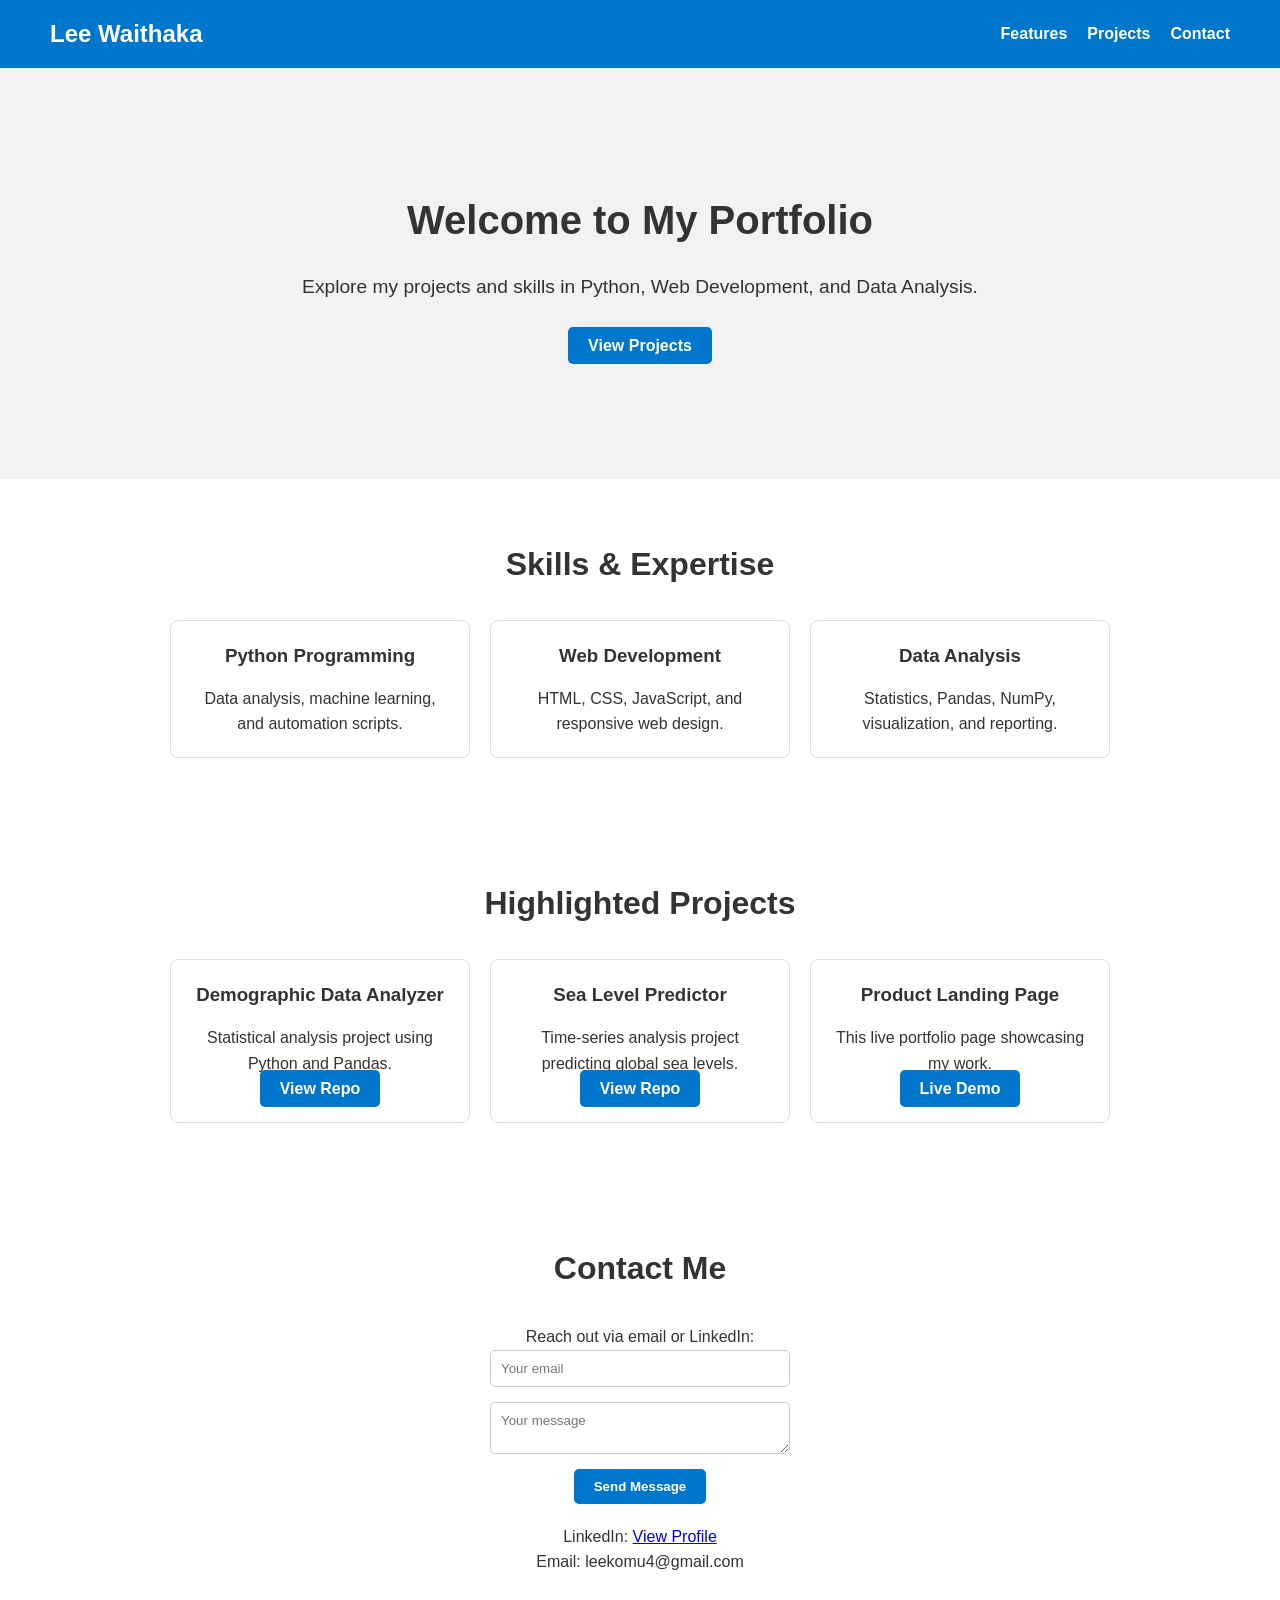
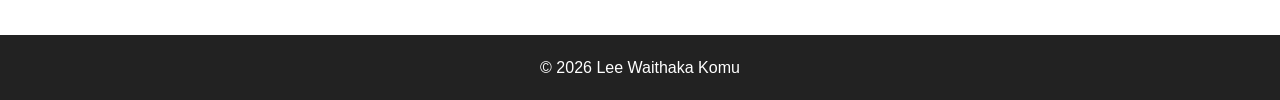
<file: index.html>
<!DOCTYPE html>
<html lang="en">
<head>
  <meta charset="UTF-8">
  <meta name="viewport" content="width=device-width, initial-scale=1.0">
  <title>Lee Waithaka Portfolio</title>
  <link rel="stylesheet" href="style.css">
</head>
<body>

  <!-- Navigation -->
  <nav>
    <div class="logo">Lee Waithaka</div>
    <ul>
      <li><a href="#features">Features</a></li>
      <li><a href="#projects">Projects</a></li>
      <li><a href="#contact">Contact</a></li>
    </ul>
  </nav>

  <!-- Hero Section -->
  <header class="hero">
    <h1>Welcome to My Portfolio</h1>
    <p>Explore my projects and skills in Python, Web Development, and Data Analysis.</p>
    <a href="#projects" class="btn">View Projects</a>
  </header>

  <!-- Features Section -->
  <section id="features">
    <h2>Skills & Expertise</h2>
    <div class="feature-list">
      <div class="feature">
        <h3>Python Programming</h3>
        <p>Data analysis, machine learning, and automation scripts.</p>
      </div>
      <div class="feature">
        <h3>Web Development</h3>
        <p>HTML, CSS, JavaScript, and responsive web design.</p>
      </div>
      <div class="feature">
        <h3>Data Analysis</h3>
        <p>Statistics, Pandas, NumPy, visualization, and reporting.</p>
      </div>
    </div>
  </section>

  <!-- Projects Section -->
  <section id="projects">
    <h2>Highlighted Projects</h2>
    <div class="project-list">
      <div class="project">
        <h3>Demographic Data Analyzer</h3>
        <p>Statistical analysis project using Python and Pandas.</p>
        <a href="https://github.com/leewaithaka/Demographic-data-analyzer" class="btn">View Repo</a>
      </div>
      <div class="project">
        <h3>Sea Level Predictor</h3>
        <p>Time-series analysis project predicting global sea levels.</p>
        <a href="https://github.com/leewaithaka/boilerplate-sea-level-predictor" class="btn">View Repo</a>
      </div>
      <div class="project">
        <h3>Product Landing Page</h3>
        <p>This live portfolio page showcasing my work.</p>
        <a href="https://leewaithaka.github.io/a-product-landing-page/" class="btn">Live Demo</a>
      </div>
    </div>
  </section>

  <!-- Contact Section -->
  <section id="contact">
    <h2>Contact Me</h2>
    <p>Reach out via email or LinkedIn:</p>
    <form>
      <input type="email" placeholder="Your email" required>
      <textarea placeholder="Your message" required></textarea>
      <button type="submit">Send Message</button>
    </form>
    <p>LinkedIn: <a href="https://www.linkedin.com/in/lee-komu-674459283/" target="_blank">View Profile</a></p>
    <p>Email: leekomu4@gmail.com</p>
  </section>

  <!-- Footer -->
  <footer>
    <p>&copy; 2026 Lee Waithaka Komu</p>
  </footer>

</body>
</html>
</file>
<file: style.css>
/* General Reset */
* {
  margin: 0;
  padding: 0;
  box-sizing: border-box;
  font-family: Arial, sans-serif;
}

body {
  line-height: 1.6;
  color: #333;
}

/* Navigation */
nav {
  display: flex;
  justify-content: space-between;
  align-items: center;
  padding: 15px 50px;
  background-color: #0077cc;
}

nav .logo {
  color: white;
  font-size: 1.5rem;
  font-weight: bold;
}

nav ul {
  list-style: none;
  display: flex;
  gap: 20px;
}

nav ul li a {
  color: white;
  text-decoration: none;
  font-weight: bold;
}

nav ul li a:hover {
  text-decoration: underline;
}

/* Hero Section */
.hero {
  text-align: center;
  padding: 120px 20px;
  background-color: #f2f2f2;
}

.hero h1 {
  font-size: 2.5rem;
  margin-bottom: 20px;
}

.hero p {
  font-size: 1.2rem;
  margin-bottom: 30px;
}

.btn {
  text-decoration: none;
  padding: 10px 20px;
  background-color: #0077cc;
  color: white;
  border-radius: 5px;
  font-weight: bold;
}

.btn:hover {
  background-color: #005fa3;
}

/* Sections */
section {
  padding: 60px 20px;
  text-align: center;
}

section h2 {
  font-size: 2rem;
  margin-bottom: 30px;
}

/* Features */
.feature-list, .project-list {
  display: flex;
  justify-content: center;
  gap: 20px;
  flex-wrap: wrap;
}

.feature, .project {
  border: 1px solid #ddd;
  padding: 20px;
  width: 300px;
  border-radius: 8px;
  background-color: #fff;
}

.feature h3, .project h3 {
  margin-bottom: 15px;
}

/* Contact Form */
form {
  display: flex;
  flex-direction: column;
  align-items: center;
  gap: 15px;
  margin-bottom: 20px;
}

input, textarea {
  width: 300px;
  padding: 10px;
  border-radius: 5px;
  border: 1px solid #ccc;
}

button {
  padding: 10px 20px;
  border: none;
  background-color: #0077cc;
  color: white;
  border-radius: 5px;
  font-weight: bold;
  cursor: pointer;
}

button:hover {
  background-color: #005fa3;
}

/* Footer */
footer {
  background-color: #222;
  color: white;
  padding: 20px;
  text-align: center;
}

/* Responsive */
@media (max-width: 768px) {
  nav {
    flex-direction: column;
    gap: 10px;
  }
}
</file>
